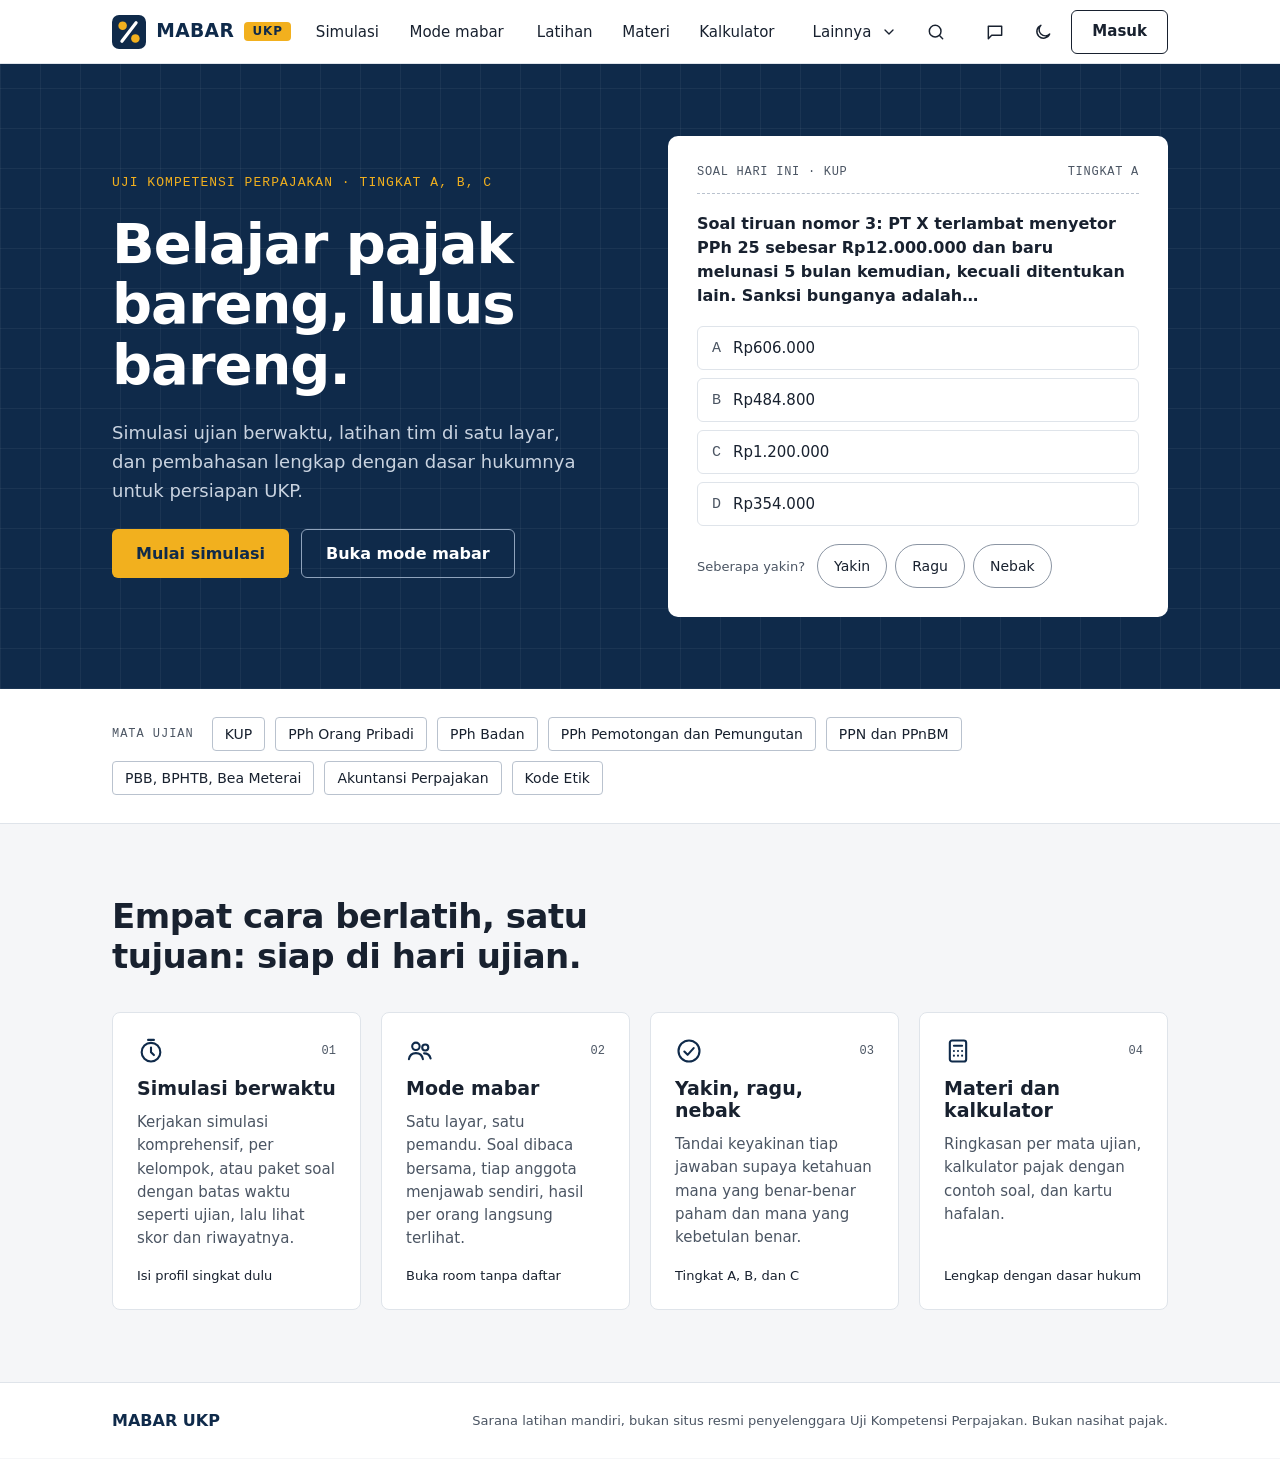
<file: dev/dev.html>
<!doctype html>
<html lang="id">
<head>
<meta charset="utf-8">
<meta name="viewport" content="width=device-width, initial-scale=1, viewport-fit=cover">
<title>Pelatih UKP (dev)</title>
<link rel="stylesheet" href="https://fonts.googleapis.com/css2?family=Public+Sans:wght@400;500;600;700&family=JetBrains+Mono:wght@400;500;700&display=swap">
<link rel="stylesheet" href="../css/app.css">
</head>
<body>
<a class="skip" href="#main">Lewati ke konten</a>
<div class="shell">
  <nav class="sidebar" id="sidebar" aria-label="Navigasi utama"></nav>
  <div style="min-width:0">
    <header class="topbar" id="topbar"></header>
    <main id="main" tabindex="-1"></main>
  </div>
</div>
<nav class="bottomnav" id="bottomnav" aria-label="Navigasi utama (ponsel)"></nav>
<div id="live" class="visually-hidden" role="status" aria-live="polite"></div>
<script src="../js/core.js"></script>
<script src="stub-data.js"></script>
<script src="../js/learn.js"></script>
<script src="../js/soal.js"></script>
<script src="../js/views-home.js"></script>
<script src="../js/views-belajar.js"></script>
<script src="../js/views-simulasi.js"></script>
<script src="../js/views-alat.js"></script>
<script src="../js/app.js"></script>
</body>
</html>
</file>
